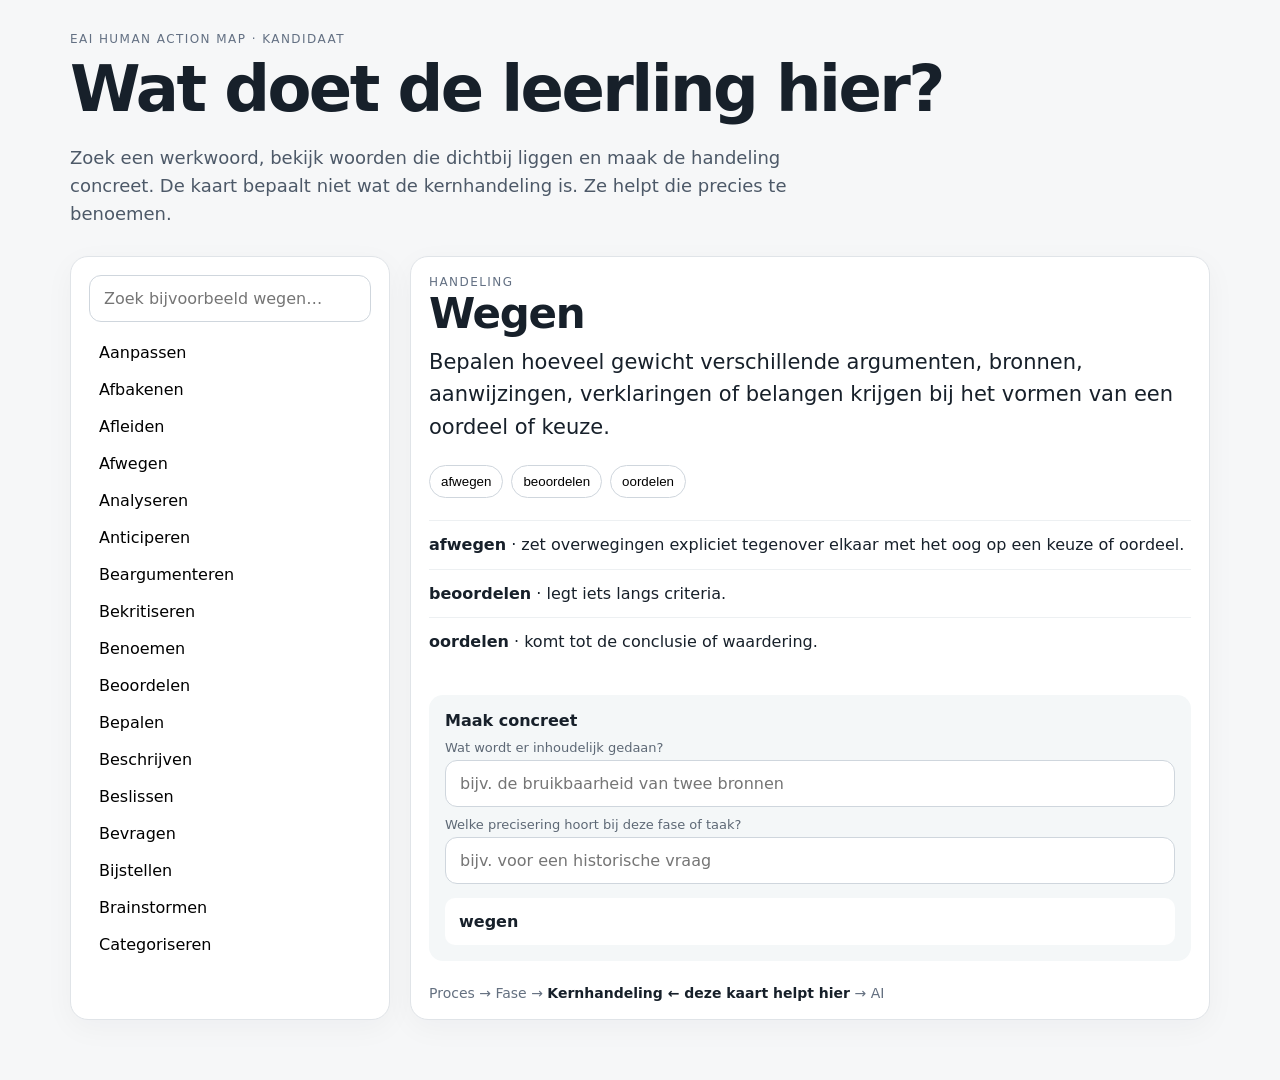
<file: implementations/human-action-map/index.html>
<!doctype html>
<html lang="nl"><head><meta charset="utf-8"><meta name="viewport" content="width=device-width,initial-scale=1"><title>EAI Werkwoordenkaart</title>
<style>:root{font-family:Inter,system-ui,sans-serif;color:#17202a;background:#f6f7f8}*{box-sizing:border-box}body{margin:0}.wrap{max-width:1180px;margin:auto;padding:32px 20px 60px}header{margin-bottom:28px}.eyebrow{font-size:12px;letter-spacing:.12em;text-transform:uppercase;color:#637083}h1{font-size:clamp(34px,6vw,64px);margin:6px 0 10px;letter-spacing:-.04em}header p{max-width:760px;font-size:18px;line-height:1.55;color:#4d5968}.grid{display:grid;grid-template-columns:320px 1fr;gap:20px}.panel{background:#fff;border:1px solid #e0e4e8;border-radius:18px;padding:18px;box-shadow:0 8px 30px rgba(20,30,40,.04)}input{width:100%;border:1px solid #cfd6dd;border-radius:12px;padding:13px 14px;font:inherit}.list{height:620px;overflow:auto;margin-top:12px}.word{display:block;width:100%;border:0;background:transparent;text-align:left;padding:9px 10px;border-radius:9px;font:inherit;cursor:pointer}.word:hover,.word.active{background:#eef2f5}.detail h2{font-size:42px;margin:0 0 8px;letter-spacing:-.03em}.definition{font-size:21px;line-height:1.55;max-width:780px}.near{display:flex;flex-wrap:wrap;gap:8px;margin:22px 0}.chip{border:1px solid #cfd6dd;background:#fff;border-radius:999px;padding:8px 11px;cursor:pointer}.dist{border-top:1px solid #edf0f2;padding:12px 0;line-height:1.45}.builder{margin-top:30px;background:#f4f7f8;border-radius:14px;padding:16px}.builder label{display:block;font-size:13px;margin:10px 0 5px;color:#5d6875}.result{margin-top:14px;padding:14px;background:#fff;border-radius:10px;font-weight:650}.flow{margin-top:24px;font-size:14px;color:#647080}.flow b{color:#17202a}@media(max-width:760px){.grid{grid-template-columns:1fr}.list{height:220px}.detail h2{font-size:34px}}</style></head>
<body><div class="wrap"><header><div class="eyebrow">EAI Human Action Map · kandidaat</div><h1>Wat doet de leerling hier?</h1><p>Zoek een werkwoord, bekijk woorden die dichtbij liggen en maak de handeling concreet. De kaart bepaalt niet wat de kernhandeling is. Ze helpt die precies te benoemen.</p></header>
<div class="grid"><aside class="panel"><input id="q" placeholder="Zoek bijvoorbeeld wegen…" autocomplete="off"><div id="list" class="list"></div></aside><main class="panel detail"><div id="empty">Kies een werkwoord.</div><div id="detail" hidden><div class="eyebrow">handeling</div><h2 id="title"></h2><div id="definition" class="definition"></div><div id="near" class="near"></div><div id="distinctions"></div><div class="builder"><strong>Maak concreet</strong><label>Wat wordt er inhoudelijk gedaan?</label><input id="object" placeholder="bijv. de bruikbaarheid van twee bronnen"><label>Welke precisering hoort bij deze fase of taak?</label><input id="context" placeholder="bijv. voor een historische vraag"><div id="result" class="result"></div></div><div class="flow">Proces → Fase → <b>Kernhandeling ← deze kaart helpt hier</b> → AI</div></div></main></div></div>
<script>
const paths=['part-01.json','part-02.json','part-03.json','part-04.json'].map(x=>'../../registries/human-actions/nl/'+x);let entries=[],current=null;const norm=s=>(s||'').toLocaleLowerCase('nl');
async function boot(){const parts=await Promise.all(paths.map(p=>fetch(p).then(r=>r.json())));entries=parts.flatMap(p=>p.entries);entries.sort((a,b)=>a.word.localeCompare(b.word,'nl'));renderList();show(entries.find(x=>norm(x.word)==='wegen')||entries[0])}
function renderList(){const q=norm(document.querySelector('#q').value),list=document.querySelector('#list');list.innerHTML='';entries.filter(e=>norm(e.word).includes(q)||norm(e.definition).includes(q)).forEach(e=>{const b=document.createElement('button');b.className='word'+(current===e?' active':'');b.textContent=e.word;b.onclick=()=>show(e);list.appendChild(b)})}
function find(w){return entries.find(e=>norm(e.word)===norm(w))}
function show(e){current=e;document.querySelector('#empty').hidden=true;document.querySelector('#detail').hidden=false;document.querySelector('#title').textContent=e.word;document.querySelector('#definition').textContent=e.definition;const near=document.querySelector('#near'),ds=document.querySelector('#distinctions');near.innerHTML='';ds.innerHTML='';e.related.forEach(r=>{const b=document.createElement('button');b.className='chip';b.textContent=r.word;const target=find(r.word);if(target)b.onclick=()=>show(target);near.appendChild(b);const d=document.createElement('div');d.className='dist';d.innerHTML='<strong>'+r.word+'</strong> · '+r.distinction;ds.appendChild(d)});renderList();build()}
function build(){if(!current)return;const o=document.querySelector('#object').value.trim(),c=document.querySelector('#context').value.trim();document.querySelector('#result').textContent=[o,current.word.toLocaleLowerCase('nl'),c].filter(Boolean).join(' ')||current.word}
document.querySelector('#q').addEventListener('input',renderList);document.querySelector('#object').addEventListener('input',build);document.querySelector('#context').addEventListener('input',build);boot().catch(()=>{document.querySelector('#empty').textContent='De kaart kon de registrydata niet laden. Open deze pagina via een lokale webserver vanaf de repository-root.'});
</script></body></html>
</file>
